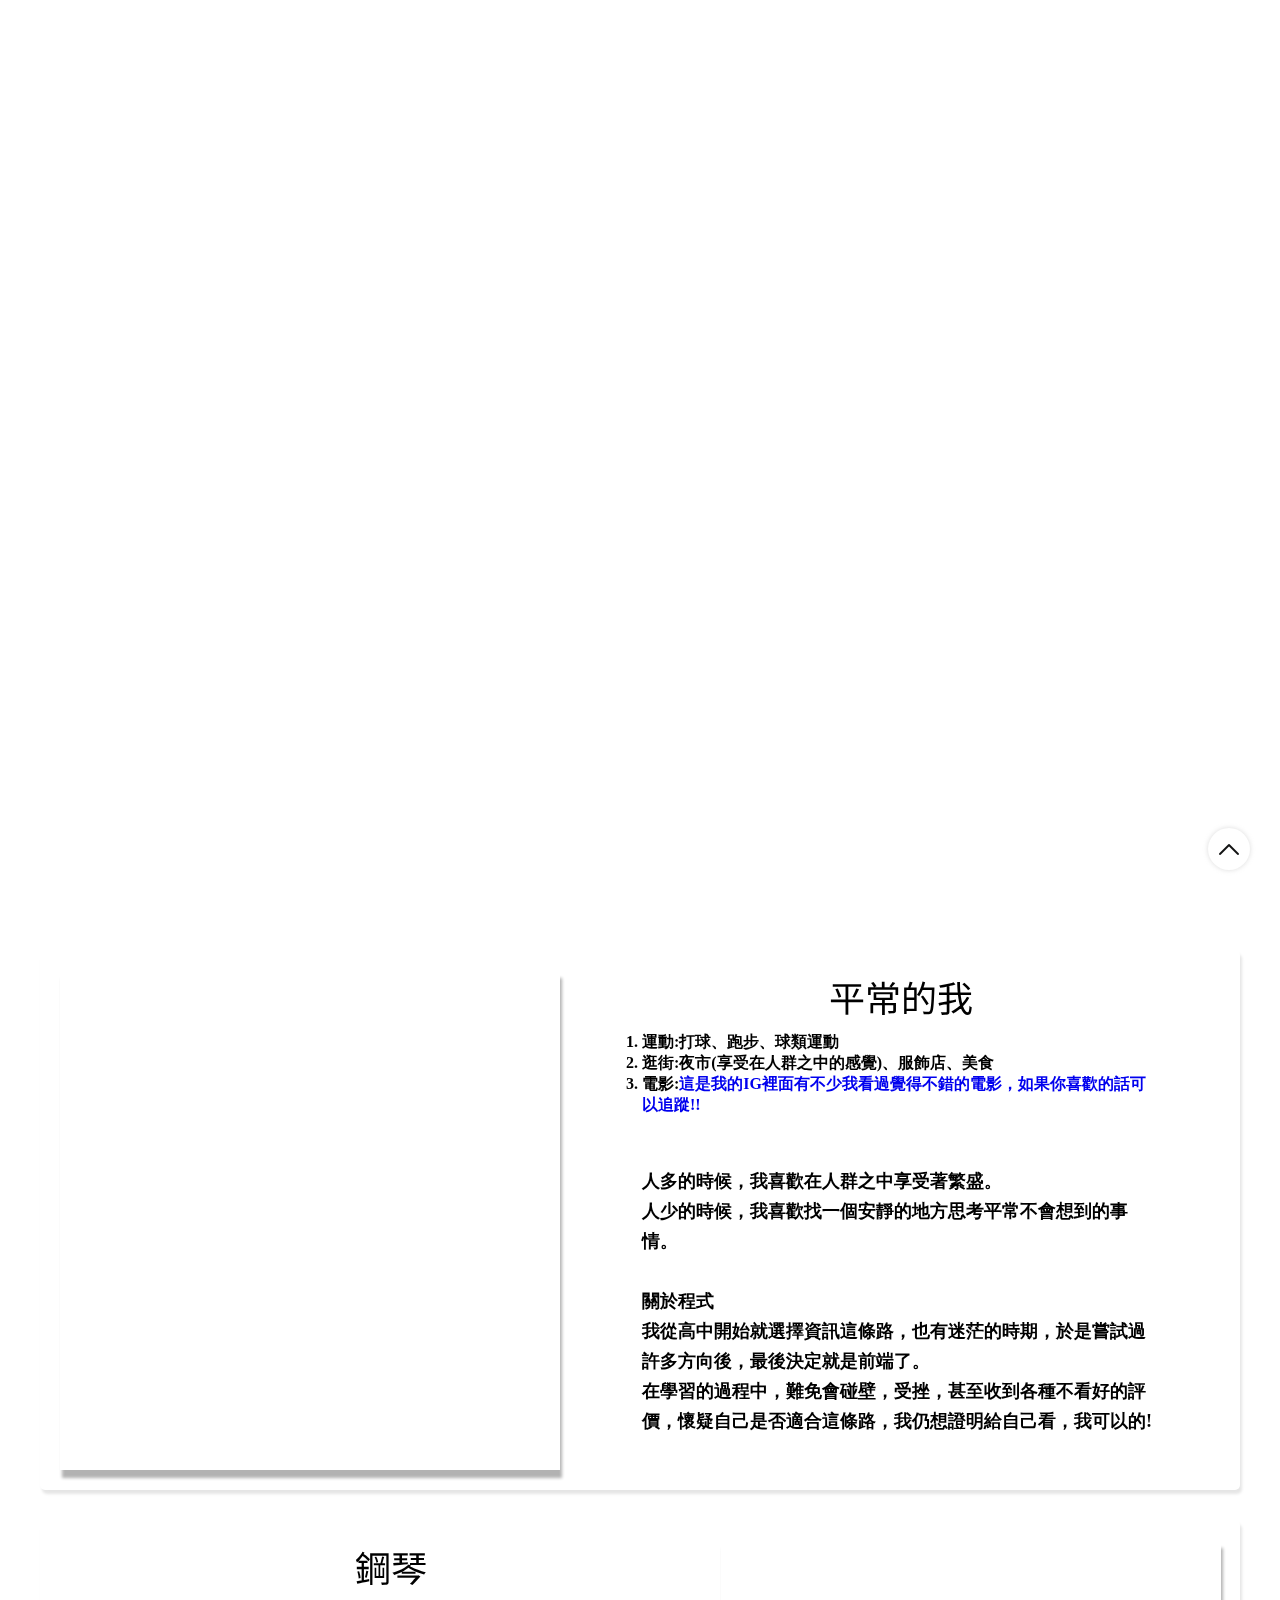
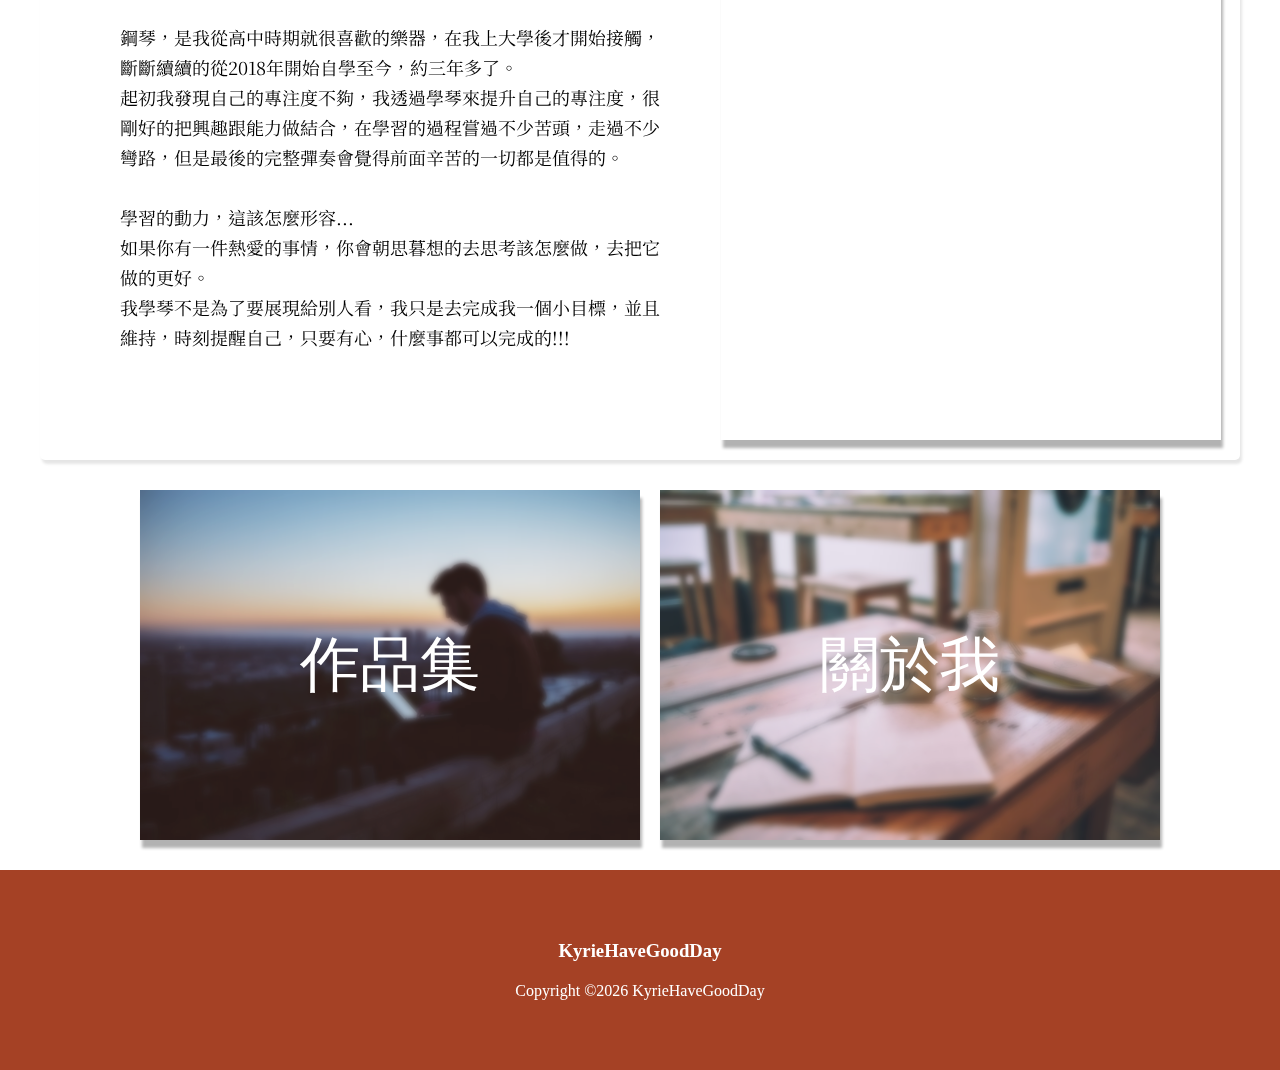
<file: index.html>
<!DOCTYPE html>
<html lang="zh">

<head>
    <meta charset="UTF-8">
    <title>KyrieHaveGoodDay</title>
    <meta name="google-site-verification" content="LU_mcx8f5sqwGngFRthvnUaUbxedzuI4mROfBeMnb40" />
    <meta name="viewport" content="width=device-width, initial-scale=1.0 , user-scalable=no">

    <meta name="title" content="KyrieHaveGoodDay">
    <meta name="description" content="我是前端網頁設計師Kyrie，任何事情只要經過一萬個小時的淬鍊，都能到達巔峰" />
     <!-- keywords 關鍵字 -->
     <meta name="keywords" content="作品、履歷、設計" />
     <!-- Author / Copyright 作者與版權 -->
     <meta name="author" content="Kyrie-凱瑞" />
     <meta name="copyright" content="Kyrie-凱瑞版權所有、轉載必究" />
     <meta property="og:title" content="Kyrie-凱瑞" />
     <!-- description 描述 -->
     <meta property="og:description" content="前端網頁設計師Kyrie" />
     <meta property="og:site_name" content="Kyrie-凱瑞" />
     <meta property="og:type" content="website" />


    <link rel="stylesheet" href="./style.css">
    <link rel="shortcut icon" href="./img/favicon.ico" type="image/x-icon">



    <!-- Global site tag (gtag.js) - Google Analytics -->
    <script async src="https://www.googletagmanager.com/gtag/js?id=G-N89E0Q61W8"></script>
    <script>
        window.dataLayer = window.dataLayer || [];
        function gtag() { dataLayer.push(arguments); }
        gtag('js', new Date());

        gtag('config', 'G-N89E0Q61W8');
    </script>

</head>

<body id="top">
    <div class="loading-wrapper">
        <div style="color: #f4696b" class="loading la-ball-atom la-2x">
            <div></div>
            <div></div>
            <div></div>
            <div></div>
        </div>
    </div>



    <!-- 導覽葉 -->
    <nav id="card">


        <div id="content">

            <a href="./portfolio/" title="作品">
                <h2>把時間花在哪裡，成就就在哪裡</h2>
                <hr>
                <p>我是前端網頁設計師Kyrie</br>
                    任何事情只要經過一萬個小時的淬鍊，都能到達巔峰</p>
            </a>


        </div>

    </nav>
    <!-- 生活故事 -->
    <section id="life">
        <div id="my-life">
            <div id="life-img"></div>
            <div class="life-content">
                <h2>平常的我</h2>
                <ol>
                    <li>運動:打球、跑步、球類運動</li>
                    <li>逛街:夜市(享受在人群之中的感覺)、服飾店、美食</li>
                    <li>電影:<a href="https://www.instagram.com/xian_86.1.2o.0/?hl=zh-tw"
                            target="_blank">這是我的IG裡面有不少我看過覺得不錯的電影，如果你喜歡的話可以追蹤!!</a></li>

                </ol>
                <p>人多的時候，我喜歡在人群之中享受著繁盛。<br>
                    人少的時候，我喜歡找一個安靜的地方思考平常不會想到的事情。<br>
                    <br>
                    關於程式<br>
                    我從高中開始就選擇資訊這條路，也有迷茫的時期，於是嘗試過許多方向後，最後決定就是前端了。<br>
                    在學習的過程中，難免會碰壁，受挫，甚至收到各種不看好的評價，懷疑自己是否適合這條路，我仍想證明給自己看，我可以的!
                </p>
            </div>
        </div>
        <div id="my-focus">
            <div class="life-content">
                <h2>鋼琴</h2>
                <p>鋼琴，是我從高中時期就很喜歡的樂器，在我上大學後才開始接觸，斷斷續續的從2018年開始自學至今，約三年多了。<br>
                    起初我發現自己的專注度不夠，我透過學琴來提升自己的專注度，很剛好的把興趣跟能力做結合，在學習的過程嘗過不少苦頭，走過不少彎路，但是最後的完整彈奏會覺得前面辛苦的一切都是值得的。<br>
                    <br>
                    學習的動力，這該怎麼形容...<br>
                    如果你有一件熱愛的事情，你會朝思暮想的去思考該怎麼做，去把它做的更好。<br>
                    我學琴不是為了要展現給別人看，我只是去完成我一個小目標，並且維持，時刻提醒自己，只要有心，什麼事都可以完成的!!!
                </p>
            </div>
            <div id="life-img"></div>

        </div>

        <!-- 作品集，關於我 -->
        <div id="mix-box">

            <div class="work-about" id="img-work">
                <a href="./portfolio/index.html"><span>作品集</span> </a>
            </div>


            <div class="work-about" id="img-about">
                <a href="./about/index.html"><span>關於我</span> </a>
            </div>



        </div>

    </section>

    <footer>
        <div id="icon">
            <a href="./index.html">
                <h3>KyrieHaveGoodDay</h3>
            </a>
            <p>Copyright &copy;<span id="dateYear"></span> KyrieHaveGoodDay</p>
        </div>
    </footer>

    <img src="./img/top.png" alt="top" id="gotop" data-gt-target="#top" data-gt-duration="1000" data-gt-offset="300">




    <!-- jQuery CDN -->
    <script src="https://ajax.googleapis.com/ajax/libs/jquery/3.5.1/jquery.min.js"></script>

    <script>
        $(document).ready(function () {
            setTimeout(function () {
                $(".loading-wrapper").fadeOut(500);
            }, 1000);
            const today = new Date();
            $('#dateYear').text(today.getFullYear())
        });
    </script>

    <!-- JS CDN -->
    <script src="https://kyriehavegoodday.github.io/GoTo_Element/goto.js"></script>

</body>

</html>
</file>
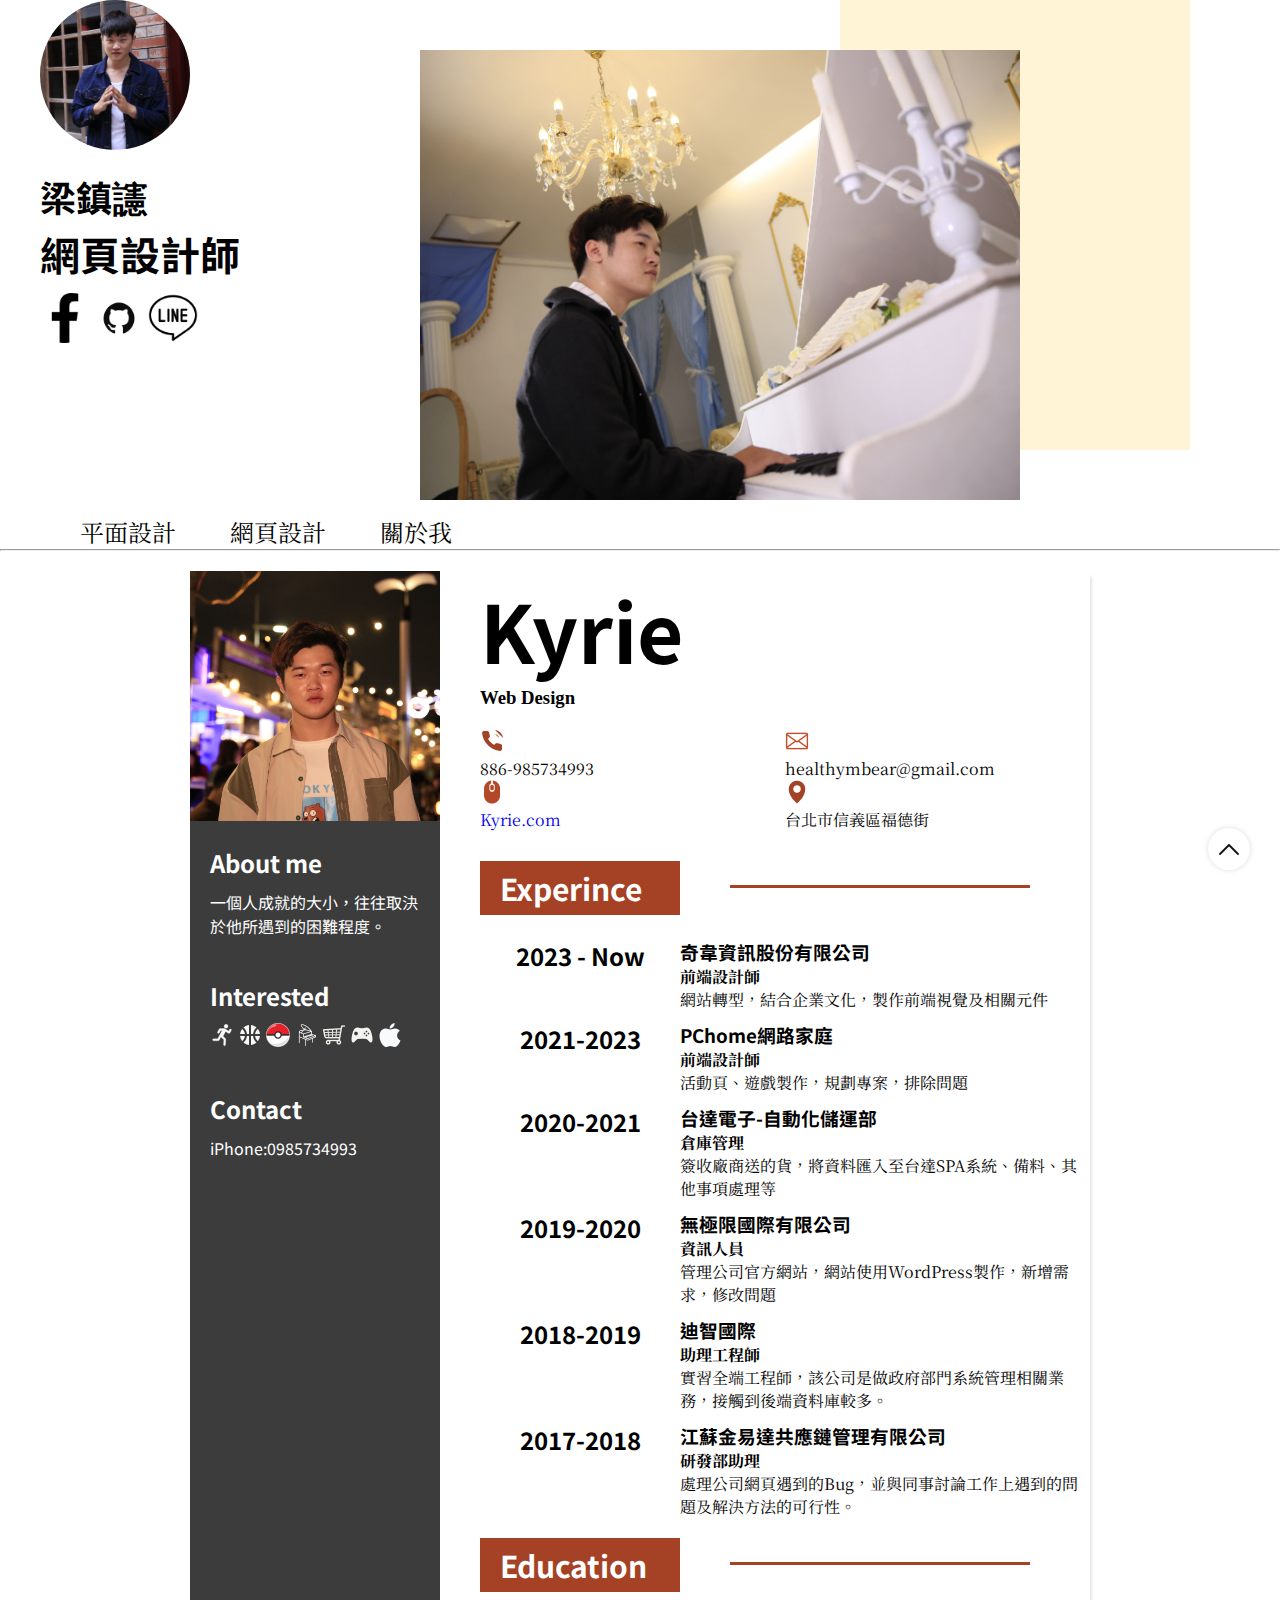
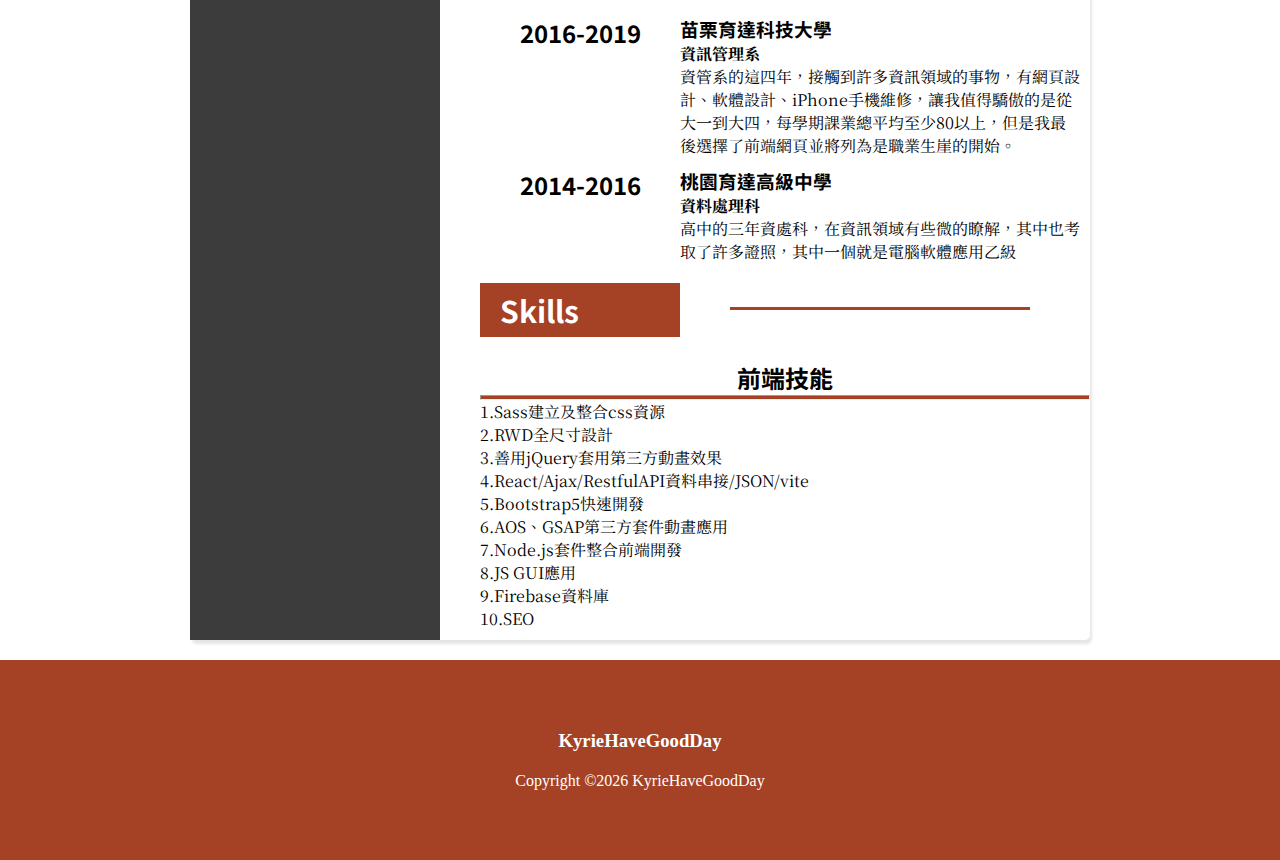
<file: about/index.html>
<!DOCTYPE html>
<html lang="zh">

<head>
    <meta charset="UTF-8">
    <meta name="viewport" content="width=device-width, initial-scale=1.0 , user-scalable=no">
    <link rel="stylesheet" href="https://unpkg.com/aos@next/dist/aos.css" />
    <link rel="stylesheet" href="../style.css">
    <link rel="shortcut icon" href="../img/favicon.ico" type="image/x-icon">
    <title>Kyrie</title>
</head>

<body id="top">

    <div class="loading-wrapper">
        <div style="color: #f4696b" class="loading la-ball-atom la-2x">
            <div></div>
            <div></div>
            <div></div>
            <div></div>
        </div>
    </div>

    <div id="introduction">
        <div id="card-left">
            <!-- 左半邊 -->
            <div id="introduction-img">

            </div>
            <h3>梁鎮䜢</h3><br>
            <h1>網頁設計師</h1><br>
           
            <!-- 下面連結 -->
            <div id="connection">
                <a href="https://www.facebook.com/ggawp/" target="_blank"><img src="../img/icon-fb.png" alt="fb"></a>
                <a href="https://github.com/KyrieHaveGoodDay/" target="_blank"><img src="../img/icon-github.png"
                        alt="github"></a>
                <a href="https://line.me/ti/p/pSpjZ2EZOd" target="_blank"><img src="../img/icon-line (2).png"
                        alt="line"></a>
            </div>
        </div>
        <!-- 右半邊 -->
        <div id="card-right">
            <div id="card-img">
                <img src="../img/about-me.jpg" alt="個人照片">
            </div>
            <div id="card-bg">安安</div>

        </div>
    </div>
    <!-- 平面設計頁面 -->
    <div id="title">
        <a href="../portfolio/">平面設計</a>
        <a href="../webpage/">網頁設計</a>
        <a href="../about/">關於我</a>

    </div>
    <hr>
    <!-- 關於我 -->
    <div id="about-kyrie">
        <!-- 關於我左邊 -->
        <div id="about-left">
            <img src="../img/about-resume.jpg" alt="me" id="about-resume">
            <div class="about-date">
                <h2>About me</h2>
                <p>一個人成就的大小，往往取決於他所遇到的困難程度。</p>
            </div>
            <div class="about-date">
                <h2>Interested</h2>
                <img src="../img/icon-run.png" alt="興趣">
                <img src="../img/icon-basketball.png" alt="興趣">
                <img src="../img/icon-poke.png" alt="興趣">
                <img src="../img/icon-piano.png" alt="興趣">
                <img src="../img/icon-shop.png" alt="興趣">
                <img src="../img/icon-game.png" alt="興趣">
                <img src="../img/icon-apple.png" alt="興趣">
            </div>
            <div class="about-date">
                <h2>Contact</h2>
                <p>iPhone:0985734993</p>
            </div>
        </div>
        <!-- 關於我右邊 -->
        <div id="about-right">
            <div id="about-head">
                <h1>Kyrie</h1>
                <h3>Web Design</h3>
            </div>

            <div id="contact-me">
                <div class="box1">
                    <img src="../img/icon-phone.png" alt="聯絡我"><br><span>886-985734993</span>
                </div>
                <div class="box1">
                    <img src="../img/icon-email.png" alt="聯絡我"><br><span>healthymbear@gmail.com</span>
                </div>
                <div class="box1">
                    <img src="../img/icon-web.png" alt="聯絡我"><br><span><a href="../index.html">Kyrie.com</a></span>
                </div>
                <div class="box1">
                    <img src="../img/icon-address.png" alt="聯絡我"><br><span>台北市信義區福德街</span>
                </div>



            </div>
            <!-- 學歷 -->
            <div id="education">
                <!-- 標題 Experince-->
                <h2 class="about-title">Experince</h2>
                <hr class="about-hr">
                <div class="about-content">
                    <h2>2023 - Now</h2>
                    <div class="about-box">
                        <h3>奇韋資訊股份有限公司</h3>
                        <h4>前端設計師</h4>
                        <p>網站轉型，結合企業文化，製作前端視覺及相關元件</p>
                    </div>
                </div>
                <div class="about-content">
                    <h2>2021-2023</h2>
                    <div class="about-box">
                        <h3>PChome網路家庭</h3>
                        <h4>前端設計師</h4>
                        <p>活動頁、遊戲製作，規劃專案，排除問題</p>
                    </div>
                </div>
                <div class="about-content">
                    <h2>2020-2021</h2>
                    <div class="about-box">
                        <h3>台達電子-自動化儲運部</h3>
                        <h4>倉庫管理</h4>
                        <p>簽收廠商送的貨，將資料匯入至台達SPA系統、備料、其他事項處理等</p>
                    </div>
                </div>

                <div class="about-content">
                    <h2>2019-2020</h2>
                    <div class="about-box">
                        <h3>無極限國際有限公司</h3>
                        <h4>資訊人員</h4>
                        <p>管理公司官方網站，網站使用WordPress製作，新增需求，修改問題</p>
                    </div>
                    <!-- <h2>2016-2019</h2>
                    <div class="about-box">
                        <h3>苗栗育達科技大學</h3>
                        <h4>資訊管理系</h4>
                        <p>資管系的這四年，接觸到許多資訊領域的事物，有網頁設計、軟體設計、Iphone手機維修，讓我值得驕傲的是從大一到大四，每學期課業總平均至少80以上，但是我最後選擇了前端網頁並將列為是職業生崖的開始。
                        </p>
                    </div> -->

                </div>
                <div class="about-content">
                    <h2>2018-2019</h2>
                    <div class="about-box">
                        <h3>迪智國際</h3>
                        <h4>助理工程師</h4>
                        <p>實習全端工程師，該公司是做政府部門系統管理相關業務，接觸到後端資料庫較多。</p>
                    </div>

                </div>
                <div class="about-content">
                    <h2>2017-2018</h2>
                    <div class="about-box">
                        <h3>江蘇金易達共應鏈管理有限公司</h3>
                        <h4>研發部助理</h4>
                        <p>處理公司網頁遇到的Bug，並與同事討論工作上遇到的問題及解決方法的可行性。</p>
                    </div>

                </div>
            </div>

            <!-- 經歷 -->
            <div id="experince">
                <!-- 標題 Education-->
                <h2 class="about-title">Education</h2>
                <hr class="about-hr">
                <div class="about-content">
                    <h2>2016-2019</h2>
                    <div class="about-box">
                        <h3>苗栗育達科技大學</h3>
                        <h4>資訊管理系</h4>
                        <p>資管系的這四年，接觸到許多資訊領域的事物，有網頁設計、軟體設計、iPhone手機維修，讓我值得驕傲的是從大一到大四，每學期課業總平均至少80以上，但是我最後選擇了前端網頁並將列為是職業生崖的開始。
                        </p>
                    </div>

                </div>

                <div class="about-content">
                    <h2>2014-2016</h2>
                    <div class="about-box">
                        <h3>桃園育達高級中學</h3>
                        <h4>資料處理科</h4>
                        <p>高中的三年資處科，在資訊領域有些微的瞭解，其中也考取了許多證照，其中一個就是電腦軟體應用乙級</p>
                    </div>

                </div>

               

            </div>


            <!-- 技能 -->
            <div id="skills">
                <h2 class="about-title">Skills</h2>
                <hr class="about-hr">
                <div class="about-skill">
                    <!-- <div class="skill-box">
                        <h2>軟體工具</h2>
                        <hr>
                        <ul>
                            <li>Photoshop</li>
                            <li>Illustrator</li>
                            <li>Adobe XD</li>
                            <li>Dreamweaver</li>
                            <li>Visual Studio Code</li>
                            
                        </ul>
                    </div> -->
                    <div class="skill-box">
                        <h2>前端技能</h2>
                        <hr>
                        <ol>
                            <li>1.Sass建立及整合css資源</li>
                            <li>2.RWD全尺寸設計</li>
                            <li>3.善用jQuery套用第三方動畫效果</li>
                            <li>4.React/Ajax/RestfulAPI資料串接/JSON/vite</li>
                            <li>5.Bootstrap5快速開發</li>
                            <li>6.AOS、GSAP第三方套件動畫應用</li>
                            <li>7.Node.js套件整合前端開發</li>
                            <li>8.JS GUI應用</li>
                            <li>9.Firebase資料庫</li>
                            <li>10.SEO</li>

                        </ol>
                    </div>
                </div>
            </div>

        </div>
    </div>


    <footer>
        <div id="icon">
            <a href="../index.html">
                <h3>KyrieHaveGoodDay</h3>
            </a>
            <p>Copyright &copy;<span id="dateYear"></span> KyrieHaveGoodDay</p>
        </div>
    </footer>

    <img src="../img/top.png" alt="top" id="gotop" data-gt-target="#top" data-gt-duration="1000" data-gt-offset="300">

    <!-- jQuery CDN -->
    <script src="https://ajax.googleapis.com/ajax/libs/jquery/3.5.1/jquery.min.js"></script>
    <script>
        $(document).ready(function () {
            setTimeout(function () {
                $(".loading-wrapper").fadeOut(500);
            }, 1000);
            const today = new Date();
            $('#dateYear').text(today.getFullYear())
        });
    </script>
    <!-- JS CDN -->
    <script src="https://kyriehavegoodday.github.io/GoTo_Element/goto.js"></script>


    <script src="https://unpkg.com/aos@next/dist/aos.js"></script>
    <script>
        AOS.init();
    </script>
</body>
</file>
<file: style.css>
@charset "UTF-8";
@import url("https://fonts.googleapis.com/css2?family=Noto+Sans+TC:wght@900&display=swap");
@import url("https://fonts.googleapis.com/css2?family=Noto+Sans+TC:wght@300&family=Noto+Serif+TC:wght@600&display=swap");
* {
  margin: 0;
  padding: 0;
  box-sizing: border-box;
  font-family: 微軟正黑體;
  /* border: 0.01px solid rgba(0,0,0,0.01); */
}

body {
  overflow-x: hidden;
  overflow-y: auto;
}

.loading-wrapper {
  position: fixed;
  top: 0;
  left: 0;
  width: 100%;
  height: 100%;
  background: #222;
  z-index: 9999;
}

.loading {
  position: absolute;
  width: 80px;
  height: 80px;
  top: 50%;
  left: 50%;
  transform: translate(-50%, -50%);
}

#card {
  width: 100%;
  height: 100vh;
  background-image: url("https://kyriehavegoodday.github.io/myindexImg/img/kyrie1.PNG");
  background-size: cover;
  background-repeat: no-repeat;
  background-attachment: fixed;
  background-position: 0 -70px;
  color: white;
  overflow: hidden;
}
@media screen and (max-width: 1024px) {
  #card {
    height: 400px;
    background-size: 100%;
    background-position: 0 0;
  }
}
@media screen and (max-width: 767px) {
  #card {
    height: 200px;
    background-position: 0 0;
  }
}
#card #content {
  position: relative;
  top: 300px;
  left: 200px;
  width: 600px;
  animation-name: kyrieText;
  animation-duration: 3s;
  animation-delay: 0.2s;
}
@media screen and (max-width: 1024px) {
  #card #content {
    position: relative;
    top: 180px;
    left: 50px;
  }
}
@media screen and (max-width: 767px) {
  #card #content {
    position: relative;
    top: 80px;
    left: 20px;
    width: 300px;
  }
}
#card #content a {
  text-decoration: none;
  color: white;
}
#card #content a h2 {
  font-size: 40px;
}
@media screen and (max-width: 1024px) {
  #card #content a h2 {
    font-size: 18px;
  }
}
@media screen and (max-width: 767px) {
  #card #content a h2 {
    font-size: 10px;
  }
}
#card #content a hr {
  width: 560px;
  margin-top: 5px;
  margin-bottom: 10px;
  height: 2px;
  background-color: white;
  border: none;
}
@media screen and (max-width: 1024px) {
  #card #content a hr {
    width: 420px;
  }
}
@media screen and (max-width: 767px) {
  #card #content a hr {
    width: 170px;
  }
}
#card #content a p {
  font-size: 24px;
  font-weight: bold;
}
@media screen and (max-width: 1024px) {
  #card #content a p {
    font-size: 18px;
  }
}
@media screen and (max-width: 767px) {
  #card #content a p {
    font-size: 10px;
  }
}

#life {
  width: 100%;
  margin-top: 50px;
}
#life #my-life {
  width: 1200px;
  display: grid;
  grid-template-columns: 45% 55%;
  margin: 0 auto;
  margin-bottom: 30px;
  box-shadow: 2px 4px 3px rgba(0, 0, 0, 0.1);
  border-radius: 5px;
  padding: 20px;
  background-color: white;
}
@media screen and (max-width: 1024px) {
  #life #my-life {
    width: 100%;
    display: grid;
    grid-template-columns: repeat(1, 1fr);
  }
}
@media screen and (max-width: 767px) {
  #life #my-life {
    width: 100%;
  }
}
#life #my-life #life-img {
  width: 500px;
  height: 500px;
  background-image: url("https://kyriehavegoodday.github.io/myindexImg/img/life.jpg");
  background-size: cover;
  background-position: -90px 0;
  box-shadow: 2px 8px 3px rgba(0, 0, 0, 0.3);
}
@media screen and (max-width: 1024px) {
  #life #my-life #life-img {
    margin: 0 auto;
  }
}
@media screen and (max-width: 767px) {
  #life #my-life #life-img {
    width: 300px;
    height: 300px;
    margin: 0 auto;
  }
}
#life #my-life .life-content {
  padding: 0 60px;
}
@media screen and (max-width: 767px) {
  #life #my-life .life-content {
    padding: 0 30px;
  }
}
#life #my-life .life-content h2 {
  text-align: center;
  font-family: "Noto Sans TC", sans-serif;
  font-size: 36px;
  font-weight: 400;
}
@media screen and (max-width: 767px) {
  #life #my-life .life-content h2 {
    font-size: 30px;
    margin-top: 10px;
  }
}
#life #my-life .life-content ol {
  margin-top: 10px;
}
#life #my-life .life-content ol li {
  font-weight: 900;
}
@media screen and (max-width: 767px) {
  #life #my-life .life-content ol li {
    font-size: 16px;
  }
}
#life #my-life .life-content ol li a {
  text-decoration: none;
}
#life #my-life .life-content p {
  margin-top: 50px;
  line-height: 30px;
  font-size: 18px;
  font-weight: 900;
}
@media screen and (max-width: 767px) {
  #life #my-life .life-content p {
    font-size: 16px;
  }
}
#life #my-focus {
  width: 1200px;
  display: grid;
  grid-template-columns: 57% 43%;
  margin: 0 auto;
  margin-bottom: 30px;
  box-shadow: 2px 4px 3px rgba(0, 0, 0, 0.1);
  border-radius: 5px;
  padding: 20px;
  background-color: white;
}
@media screen and (max-width: 1024px) {
  #life #my-focus {
    width: 100%;
    display: grid;
    grid-template-columns: repeat(1, 1fr);
  }
}
@media screen and (max-width: 767px) {
  #life #my-focus {
    width: 100%;
    display: grid;
    grid-template-columns: repeat(1, 1fr);
    margin: 0 auto;
  }
}
#life #my-focus #life-img {
  width: 500px;
  height: 500px;
  background-image: url("https://kyriehavegoodday.github.io/myindexImg/img/focus.jpg");
  background-size: cover;
  box-shadow: 2px 8px 3px rgba(0, 0, 0, 0.3);
}
@media screen and (max-width: 1024px) {
  #life #my-focus #life-img {
    margin: 0 auto;
    margin-top: 15px;
  }
}
@media screen and (max-width: 767px) {
  #life #my-focus #life-img {
    width: 300px;
    height: 300px;
  }
}
#life #my-focus .life-content {
  padding: 0 60px;
}
@media screen and (max-width: 767px) {
  #life #my-focus .life-content {
    padding: 0 30px;
  }
}
#life #my-focus .life-content h2 {
  text-align: center;
  font-family: "Noto Sans TC", sans-serif;
  font-size: 36px;
  font-weight: 400;
}
@media screen and (max-width: 767px) {
  #life #my-focus .life-content h2 {
    font-size: 30px;
  }
}
#life #my-focus .life-content p {
  margin-top: 30px;
  line-height: 30px;
  font-family: "Noto Serif TC", serif;
  font-size: 18px;
}
@media screen and (max-width: 767px) {
  #life #my-focus .life-content p {
    font-size: 16px;
  }
}
#life #mix-box {
  width: 1000px;
  height: auto;
  display: grid;
  grid-template-columns: repeat(2, 1fr);
  grid-gap: 20px;
  margin: 30px auto;
}
@media screen and (max-width: 767px) {
  #life #mix-box {
    width: 100%;
    grid-template-columns: repeat(1, 1fr);
  }
}
#life #mix-box .work-about {
  width: 500px;
  height: 350px;
  box-shadow: 2px 8px 3px rgba(0, 0, 0, 0.3);
}
@media screen and (max-width: 767px) {
  #life #mix-box .work-about {
    width: 350px;
    margin: 0 auto;
  }
}
#life #mix-box .work-about a {
  height: 350px;
  /* 行高 = 高度 垂直置中 ※僅限於一行文字 */
  line-height: 350px;
  /* 不要底線 */
  text-decoration: none;
  text-align: center;
  color: white;
  font-family: "Noto Sans TC", sans-serif;
}
#life #mix-box .work-about a span {
  font-size: 60px;
  display: block;
  transition: 0.5s;
  -webkit-backdrop-filter: blur(3px) opacity(90%);
          backdrop-filter: blur(3px) opacity(90%);
}
#life #mix-box .work-about a span:hover {
  -webkit-backdrop-filter: blur(3px) opacity(20%);
          backdrop-filter: blur(3px) opacity(20%);
}
#life #mix-box #img-work {
  background-image: url(./img/works.jpg);
  background-size: cover;
}
#life #mix-box #img-about {
  background-image: url(./img/about.jpg);
  background-size: cover;
}

.webTitle {
  display: block !important;
}
.webTitle h1 {
  font-family: "Noto Sans TC", sans-serif;
  font-size: 24px;
  transition: 0.5s;
}
.webTitle h1:hover {
  color: rgb(165, 65, 37);
}
@media screen and (max-width: 1024px) {
  .webTitle h1 {
    font-size: 30px;
  }
}
@media screen and (max-width: 767px) {
  .webTitle h1 {
    font-size: 25px;
    text-align: center;
  }
}

#introduction {
  width: 1200px;
  background: white;
  margin: 0 auto;
  display: grid;
  grid-template-columns: 200px 1000px;
  grid-template-areas: "card-left card-right";
}
@media screen and (max-width: 1024px) {
  #introduction {
    position: relative;
    width: auto;
    grid-template-columns: 200px 500px;
  }
}
@media screen and (max-width: 767px) {
  #introduction {
    grid-template-columns: repeat(1, 1fr);
    grid-template-areas: "card-right" "card-left";
  }
}
#introduction #card-left {
  grid-area: card-left;
}
@media screen and (max-width: 767px) {
  #introduction #card-left {
    text-align: center;
  }
}
#introduction #card-left #introduction-img {
  width: 150px;
  height: 150px;
  background-image: url(./img/me-1.PNG);
  background-repeat: no-repeat;
  background-size: cover;
  border-radius: 50%;
  margin-bottom: 20px;
}
@media screen and (max-width: 767px) {
  #introduction #card-left #introduction-img {
    display: block;
    margin: 0 auto;
  }
}
#introduction #card-left h3 {
  color: black;
  font-family: "Noto Sans TC", sans-serif;
  font-size: 36px;
  transition: 0.5s;
  display: inline;
}
#introduction #card-left h3:hover {
  filter: invert(26%) sepia(81%) saturate(800%) hue-rotate(336deg) brightness(101%) contrast(93%);
}
#introduction #card-left #symbol {
  font-size: 30px;
  margin-left: 85px;
  font-family: "Noto Sans TC", sans-serif;
}
@media screen and (max-width: 767px) {
  #introduction #card-left #symbol {
    margin-left: 0;
  }
}
#introduction #card-left h1 {
  color: black;
  font-family: "Noto Sans TC", sans-serif;
  transition: 0.5s;
  display: inline;
  font-size: 40px;
}
#introduction #card-left h1:hover {
  filter: invert(26%) sepia(81%) saturate(800%) hue-rotate(336deg) brightness(101%) contrast(93%);
}
#introduction #card-left #connection {
  margin-top: 10px;
}
#introduction #card-left #connection a img {
  width: 50px;
  transition: 0.5s;
}
#introduction #card-left #connection a img:hover {
  filter: invert(26%) sepia(81%) saturate(800%) hue-rotate(336deg) brightness(101%) contrast(93%);
}
#introduction #card-right {
  width: 100%;
  grid-area: card-right;
  margin-bottom: 50px;
  display: grid;
  grid-template-columns: repeat(2, 1fr);
}
@media screen and (max-width: 1024px) {
  #introduction #card-right {
    width: 100%;
  }
}
@media screen and (max-width: 767px) {
  #introduction #card-right {
    display: block;
    position: relative;
  }
}
#introduction #card-right img {
  width: 600px;
  height: 450px;
  transform: translate(180px, 50px);
  -o-object-fit: cover;
     object-fit: cover;
}
@media screen and (max-width: 1024px) {
  #introduction #card-right img {
    width: 400px;
    height: 250px;
    transform: translate(50px, 80px);
    z-index: 1;
    position: relative;
  }
}
@media screen and (max-width: 767px) {
  #introduction #card-right img {
    width: 300px;
    height: 250px;
    position: relative;
    left: 20px;
    transform: translate(30px, 30px);
  }
}
#introduction #card-right #card-bg {
  color: rgb(255, 244, 214);
  font-family: "Noto Sans TC", sans-serif;
  width: 350px;
  height: 450px;
  background-color: rgb(255, 244, 214);
}
@media screen and (max-width: 1024px) {
  #introduction #card-right #card-bg {
    width: 200px;
    height: 300px;
    position: absolute;
    left: 550px;
  }
}
@media screen and (max-width: 767px) {
  #introduction #card-right #card-bg {
    width: 150px;
    height: 250px;
    position: absolute;
    top: 0;
    left: 230px;
  }
}

#title {
  width: 100%;
  word-spacing: 50px;
  margin-left: 80px;
  margin-top: 10px;
}
@media screen and (max-width: 1024px) {
  #title {
    width: 100%;
    word-spacing: 50px;
    margin-left: 0;
    margin-top: 0;
    text-align: center;
  }
}
@media screen and (max-width: 767px) {
  #title {
    word-spacing: 10px;
    text-align: center;
  }
}
#title a {
  text-decoration: none;
  transition: 0.5s;
  color: black;
  font-family: "Noto Serif TC", serif;
  font-size: 24px;
}
#title a:hover {
  color: rgb(165, 65, 37);
  border-bottom: 5px solid rgb(165, 65, 37);
}
@media screen and (max-width: 1024px) {
  #title a {
    font-size: 35px;
  }
}
@media screen and (max-width: 767px) {
  #title a {
    font-size: 25px;
  }
}

@media screen and (max-width: 1024px) {
  #hr-title {
    width: 100%;
  }
}

#work {
  margin-top: 20px;
}
#work #graphic-design {
  width: 1200px;
  margin: 0 auto;
  overflow: hidden;
}
@media screen and (max-width: 1024px) {
  #work #graphic-design {
    width: auto;
  }
}
#work #graphic-design h1 {
  font-family: "Noto Sans TC", sans-serif;
  font-size: 24px;
  transition: 0.5s;
}
#work #graphic-design h1:hover {
  color: rgb(165, 65, 37);
}
@media screen and (max-width: 1024px) {
  #work #graphic-design h1 {
    font-size: 30px;
  }
}
@media screen and (max-width: 767px) {
  #work #graphic-design h1 {
    font-size: 25px;
    text-align: center;
  }
}
#work #graphic-design #img-box {
  display: grid;
  grid-template-columns: repeat(3, 1fr);
  grid-gap: 20px;
  margin-top: 15px;
}
@media screen and (max-width: 1024px) {
  #work #graphic-design #img-box {
    grid-template-columns: repeat(2, 1fr);
  }
}
@media screen and (max-width: 767px) {
  #work #graphic-design #img-box {
    grid-template-columns: repeat(1, 1fr);
  }
}
#work #graphic-design #img-box img {
  width: 300px;
  height: 250px;
  justify-self: center;
  box-shadow: 2px 5px 5px rgba(0, 0, 0, 0.3);
  border-radius: 5px;
}
#work #poster {
  width: 1200px;
  margin: 0 auto;
  overflow: hidden;
}
@media screen and (max-width: 1024px) {
  #work #poster {
    width: auto;
  }
}
#work #poster h1 {
  font-family: "Noto Sans TC", sans-serif;
  font-size: 24px;
  transition: 0.5s;
}
#work #poster h1:hover {
  color: rgb(165, 65, 37);
}
@media screen and (max-width: 1024px) {
  #work #poster h1 {
    font-size: 30px;
  }
}
@media screen and (max-width: 767px) {
  #work #poster h1 {
    font-size: 25px;
    text-align: center;
  }
}
#work #poster #img-box {
  display: grid;
  grid-template-columns: repeat(3, 1fr);
  grid-gap: 10px;
  margin-top: 15px;
}
@media screen and (max-width: 1024px) {
  #work #poster #img-box {
    grid-template-columns: repeat(2, 1fr);
  }
}
@media screen and (max-width: 767px) {
  #work #poster #img-box {
    grid-template-columns: repeat(1, 1fr);
  }
}
#work #poster #img-box img {
  width: 300px;
  height: 450px;
  justify-self: center;
  box-shadow: 2px 5px 5px rgba(0, 0, 0, 0.3);
  border-radius: 5px;
}
#work #exquisite {
  width: 1200px;
  margin: 0 auto;
  overflow: hidden;
}
@media screen and (max-width: 1024px) {
  #work #exquisite {
    width: auto;
  }
}
#work #exquisite h1 {
  font-family: "Noto Sans TC", sans-serif;
  font-size: 24px;
  transition: 0.5s;
}
#work #exquisite h1:hover {
  color: rgb(165, 65, 37);
}
@media screen and (max-width: 1024px) {
  #work #exquisite h1 {
    font-size: 30px;
  }
}
@media screen and (max-width: 767px) {
  #work #exquisite h1 {
    font-size: 25px;
    text-align: center;
  }
}
#work #exquisite #img-box {
  display: grid;
  grid-template-columns: repeat(3, 1fr);
  grid-gap: 10px;
  margin-top: 15px;
}
@media screen and (max-width: 1024px) {
  #work #exquisite #img-box {
    grid-template-columns: repeat(2, 1fr);
  }
}
@media screen and (max-width: 767px) {
  #work #exquisite #img-box {
    grid-template-columns: repeat(1, 1fr);
  }
}
#work #exquisite #img-box img {
  width: 300px;
  height: 380px;
  justify-self: center;
  box-shadow: 2px 5px 5px rgba(0, 0, 0, 0.3);
  border-radius: 5px;
}
#work #exquisite #img-box #img-bottle {
  margin-top: 100px;
  width: 400px;
  height: 200px;
}
@media screen and (max-width: 767px) {
  #work #exquisite #img-box #img-bottle {
    margin: 0;
    width: 300px;
  }
}
#work #product {
  width: 1200px;
  margin: 0 auto;
  overflow: hidden;
}
@media screen and (max-width: 1024px) {
  #work #product {
    width: auto;
  }
}
#work #product h1 {
  font-family: "Noto Sans TC", sans-serif;
  font-size: 24px;
  transition: 0.5s;
}
#work #product h1:hover {
  color: rgb(165, 65, 37);
}
@media screen and (max-width: 1024px) {
  #work #product h1 {
    font-size: 30px;
  }
}
@media screen and (max-width: 767px) {
  #work #product h1 {
    font-size: 25px;
    text-align: center;
  }
}
#work #product #img-box {
  display: grid;
  grid-template-columns: repeat(3, 1fr);
  grid-gap: 10px;
  margin-top: 15px;
}
@media screen and (max-width: 1024px) {
  #work #product #img-box {
    grid-template-columns: repeat(2, 1fr);
  }
}
@media screen and (max-width: 767px) {
  #work #product #img-box {
    grid-template-columns: repeat(1, 1fr);
  }
}
#work #product #img-box img {
  width: 300px;
  height: 250px;
  justify-self: center;
  box-shadow: 2px 5px 5px rgba(0, 0, 0, 0.3);
  border-radius: 5px;
}
#work #VI {
  width: 1200px;
  margin: 0 auto;
  overflow: hidden;
}
@media screen and (max-width: 1024px) {
  #work #VI {
    width: auto;
  }
}
#work #VI h1 {
  font-family: "Noto Sans TC", sans-serif;
  font-size: 24px;
  transition: 0.5s;
}
#work #VI h1:hover {
  color: rgb(165, 65, 37);
}
@media screen and (max-width: 1024px) {
  #work #VI h1 {
    font-size: 30px;
  }
}
@media screen and (max-width: 767px) {
  #work #VI h1 {
    font-size: 25px;
    text-align: center;
  }
}
#work #VI #logo-title {
  width: 800px;
  margin: 0 auto;
  overflow: hidden;
}
@media screen and (max-width: 1024px) {
  #work #VI #logo-title {
    width: auto;
  }
}
#work #VI #logo-title img {
  width: 800px;
}
@media screen and (max-width: 1024px) {
  #work #VI #logo-title img {
    width: 600px;
    height: 400px;
    display: block;
    margin: 0 auto;
  }
}
@media screen and (max-width: 767px) {
  #work #VI #logo-title img {
    width: 300px;
    height: 200px;
  }
}
#work #VI #img-box {
  display: grid;
  grid-template-columns: repeat(3, 1fr);
  grid-gap: 10px;
  margin-top: 15px;
}
@media screen and (max-width: 1024px) {
  #work #VI #img-box {
    grid-template-columns: repeat(2, 1fr);
  }
}
@media screen and (max-width: 767px) {
  #work #VI #img-box {
    grid-template-columns: repeat(1, 1fr);
  }
}
#work #VI #img-box img {
  width: 300px;
  height: 250px;
  justify-self: center;
  box-shadow: 2px 5px 5px rgba(0, 0, 0, 0.3);
  border-radius: 5px;
}

.official {
  width: 1200px;
  display: grid;
  grid-template-columns: repeat(3, 1fr);
  margin: 20px auto;
}
@media screen and (max-width: 1024px) {
  .official {
    width: auto;
    grid-template-columns: repeat(2, 1fr);
  }
}
@media screen and (max-width: 767px) {
  .official {
    grid-template-columns: repeat(1, 1fr);
  }
}
.official .web-title {
  text-align: center;
}
.official .web-img {
  overflow: hidden;
}
.official .web-img img {
  width: 300px;
  height: 150px;
  -o-object-fit: cover;
     object-fit: cover;
}
.official .web-h3 {
  font-family: "Noto Sans TC", sans-serif;
  margin-bottom: 10px;
  transition: 0.5s;
}
.official .web-h3:hover {
  color: rgb(165, 65, 37);
}

#about-kyrie {
  width: 900px;
  margin: 20px auto;
  display: grid;
  grid-template-columns: 250px 650px;
  box-shadow: 2px 4px 3px rgba(0, 0, 0, 0.1);
  border-radius: 5px;
  grid-template-areas: "about-left about-right";
}
@media screen and (max-width: 1024px) {
  #about-kyrie {
    grid-template-columns: 150px 550px;
    width: auto;
  }
}
@media screen and (max-width: 767px) {
  #about-kyrie {
    display: block;
  }
}
#about-kyrie #about-left {
  background-color: #3c3c3c;
  grid-area: about-left;
}
@media screen and (max-width: 767px) {
  #about-kyrie #about-left {
    display: none;
  }
}
#about-kyrie #about-left #about-resume {
  width: 250px;
  height: 250px;
  -o-object-fit: cover;
     object-fit: cover;
}
@media screen and (max-width: 1024px) {
  #about-kyrie #about-left #about-resume {
    width: 150px;
    height: 150px;
  }
}
#about-kyrie #about-left .about-date {
  padding: 20px;
  color: white;
}
@media screen and (max-width: 1024px) {
  #about-kyrie #about-left .about-date {
    padding: 10px;
  }
}
#about-kyrie #about-left .about-date h2 {
  font-family: "Noto Sans TC", sans-serif;
  font-size: 24px;
  margin-bottom: 10px;
}
#about-kyrie #about-left .about-date p {
  font-family: "Noto Sans TC", sans-serif;
  font-size: 16px;
}
@media screen and (max-width: 1024px) {
  #about-kyrie #about-left .about-date p {
    font-size: 14px;
  }
}
#about-kyrie #about-right {
  margin-left: 40px;
  grid-area: about-right;
}
@media screen and (max-width: 1024px) {
  #about-kyrie #about-right {
    margin: 0;
  }
}
@media screen and (max-width: 767px) {
  #about-kyrie #about-right {
    width: auto;
  }
}
#about-kyrie #about-right #about-head h1 {
  font-family: "Noto Sans TC", sans-serif;
  font-size: 80px;
}
@media screen and (max-width: 767px) {
  #about-kyrie #about-right #about-head h1 {
    text-align: center;
  }
}
@media screen and (max-width: 767px) {
  #about-kyrie #about-right #about-head h3 {
    text-align: center;
  }
}
#about-kyrie #about-right #contact-me {
  display: grid;
  grid-template-columns: repeat(2, 1fr);
  margin: 20px 0;
}
@media screen and (max-width: 767px) {
  #about-kyrie #about-right #contact-me {
    grid-gap: 10px;
  }
}
#about-kyrie .box1 img {
  filter: invert(26%) sepia(81%) saturate(800%) hue-rotate(336deg) brightness(101%) contrast(93%);
  margin-right: 10px;
}
@media screen and (max-width: 767px) {
  #about-kyrie .box1 img {
    margin: 0;
    display: inline-block;
  }
}
#about-kyrie .box1 span {
  font-family: "Noto Serif TC", serif;
}
#about-kyrie .box1 span a {
  text-decoration: none;
  font-family: "Noto Serif TC", serif;
}
#about-kyrie .about-title {
  width: 200px;
  font-family: "Noto Sans TC", sans-serif;
  font-size: 30px;
  background: rgb(165, 65, 37);
  display: inline-block;
  color: white;
  padding: 5px 0;
  margin: 10px 0 20px;
  padding-left: 20px;
}
@media screen and (max-width: 767px) {
  #about-kyrie .about-title {
    width: 100px;
    font-size: 20px;
    padding-left: 0;
  }
}
#about-kyrie .about-hr {
  width: 300px;
  height: 3px;
  background-color: rgb(165, 65, 37);
  border: none;
  margin-left: 250px;
  transform: translateY(-50px);
}
@media screen and (max-width: 767px) {
  #about-kyrie .about-hr {
    width: 200px;
    transform: translateY(-40px);
    margin-left: 150px;
  }
}
#about-kyrie .about-content {
  display: grid;
  grid-template-columns: 200px 400px;
}
@media screen and (max-width: 767px) {
  #about-kyrie .about-content {
    grid-template-columns: 150px 400px;
  }
}
#about-kyrie .about-content h2 {
  font-family: "Noto Sans TC", sans-serif;
  text-align: center;
}
@media screen and (max-width: 767px) {
  #about-kyrie .about-content h2 {
    -moz-text-align-last: left;
         text-align-last: left;
  }
}
#about-kyrie .about-box {
  margin-bottom: 10px;
}
@media screen and (max-width: 767px) {
  #about-kyrie .about-box {
    width: 200px;
    font-size: 12px;
  }
}
#about-kyrie .about-box h3 {
  font-family: "Noto Sans TC", sans-serif;
}
#about-kyrie .about-box h4 {
  font-family: "Noto Serif TC", serif;
}
#about-kyrie .about-box p {
  font-family: "Noto Serif TC", serif;
}
@media screen and (max-width: 767px) {
  #about-kyrie .about-box p {
    width: 200px;
  }
}
#about-kyrie #skills {
  margin-bottom: 10px;
}
#about-kyrie #skills .about-skill .skill-box h2 {
  text-align: center;
  font-family: "Noto Sans TC", sans-serif;
}
#about-kyrie #skills .about-skill .skill-box hr {
  height: 5px;
  background-color: rgb(165, 65, 37);
  margin: 0 auto;
}
@media screen and (max-width: 767px) {
  #about-kyrie #skills .about-skill .skill-box hr {
    width: 100%;
  }
}
#about-kyrie #skills .about-skill .skill-box ol {
  display: grid;
  grid-template-columns: repeat(1, 1fr);
}
#about-kyrie #skills .about-skill .skill-box ol li {
  display: inline-block;
  font-family: "Noto Serif TC", serif;
}
@media screen and (max-width: 767px) {
  #about-kyrie #skills .about-skill .skill-box ol li {
    padding-left: 10px;
  }
}

#icon {
  height: 200px;
  background: rgb(165, 65, 37);
  color: white;
  font-family: "Noto Sans TC", sans-serif;
  padding: 30px;
  text-align: center;
}
#icon a {
  text-decoration: none;
  color: white;
}
#icon h3 {
  margin-bottom: 20px;
  margin-top: 40px;
}

#gotop {
  position: fixed;
  right: 30px;
  bottom: 30px;
  cursor: pointer;
  background: #fff;
  border-radius: 50%;
  box-shadow: 0 0 5px rgba(204, 204, 204, 0.7);
  padding: 5px;
}

@keyframes kyrieText {
  0% {
    transform: scale(1.5);
  }
  100% {
    transform: scale(1);
  }
}
.la-ball-atom,
.la-ball-atom > div {
  position: relative;
  box-sizing: border-box;
}

.la-ball-atom {
  display: block;
  font-size: 0;
  color: #fff;
}

.la-ball-atom.la-dark {
  color: #333;
}

.la-ball-atom > div {
  display: inline-block;
  float: none;
  background-color: currentColor;
  border: 0 solid currentColor;
}

.la-ball-atom {
  width: 32px;
  height: 32px;
}

.la-ball-atom > div:nth-child(1) {
  position: absolute;
  top: 50%;
  left: 50%;
  z-index: 1;
  width: 60%;
  height: 60%;
  background: #aaa;
  border-radius: 100%;
  transform: translate(-50%, -50%);
  animation: ball-atom-shrink 4.5s infinite linear;
}

.la-ball-atom > div:not(:nth-child(1)) {
  position: absolute;
  left: 0;
  z-index: 0;
  width: 100%;
  height: 100%;
  background: none;
  animation: ball-atom-zindex 1.5s 0s infinite steps(2, end);
}

.la-ball-atom > div:not(:nth-child(1)):before {
  position: absolute;
  top: 0;
  left: 0;
  width: 10px;
  height: 10px;
  margin-top: -5px;
  margin-left: -5px;
  content: "";
  background: currentColor;
  border-radius: 50%;
  opacity: 0.75;
  animation: ball-atom-position 1.5s 0s infinite ease, ball-atom-size 1.5s 0s infinite ease;
}

.la-ball-atom > div:nth-child(2) {
  animation-delay: 0.75s;
}

.la-ball-atom > div:nth-child(2):before {
  animation-delay: 0s, -1.125s;
}

.la-ball-atom > div:nth-child(3) {
  transform: rotate(120deg);
  animation-delay: -0.25s;
}

.la-ball-atom > div:nth-child(3):before {
  animation-delay: -1s, -0.75s;
}

.la-ball-atom > div:nth-child(4) {
  transform: rotate(240deg);
  animation-delay: 0.25s;
}

.la-ball-atom > div:nth-child(4):before {
  animation-delay: -0.5s, -0.125s;
}

.la-ball-atom.la-sm {
  width: 16px;
  height: 16px;
}

.la-ball-atom.la-sm > div:not(:nth-child(1)):before {
  width: 4px;
  height: 4px;
  margin-top: -2px;
  margin-left: -2px;
}

.la-ball-atom.la-2x {
  width: 64px;
  height: 64px;
}

.la-ball-atom.la-2x > div:not(:nth-child(1)):before {
  width: 20px;
  height: 20px;
  margin-top: -10px;
  margin-left: -10px;
}

.la-ball-atom.la-3x {
  width: 96px;
  height: 96px;
}

.la-ball-atom.la-3x > div:not(:nth-child(1)):before {
  width: 30px;
  height: 30px;
  margin-top: -15px;
  margin-left: -15px;
}

/*
 * Animations
 */
@keyframes ball-atom-position {
  50% {
    top: 100%;
    left: 100%;
  }
}
@keyframes ball-atom-size {
  50% {
    transform: scale(0.5, 0.5);
  }
}
@keyframes ball-atom-zindex {
  50% {
    z-index: 10;
  }
}
@keyframes ball-atom-shrink {
  50% {
    transform: translate(-50%, -50%) scale(0.8, 0.8);
  }
}/*# sourceMappingURL=style.css.map */
</file>
